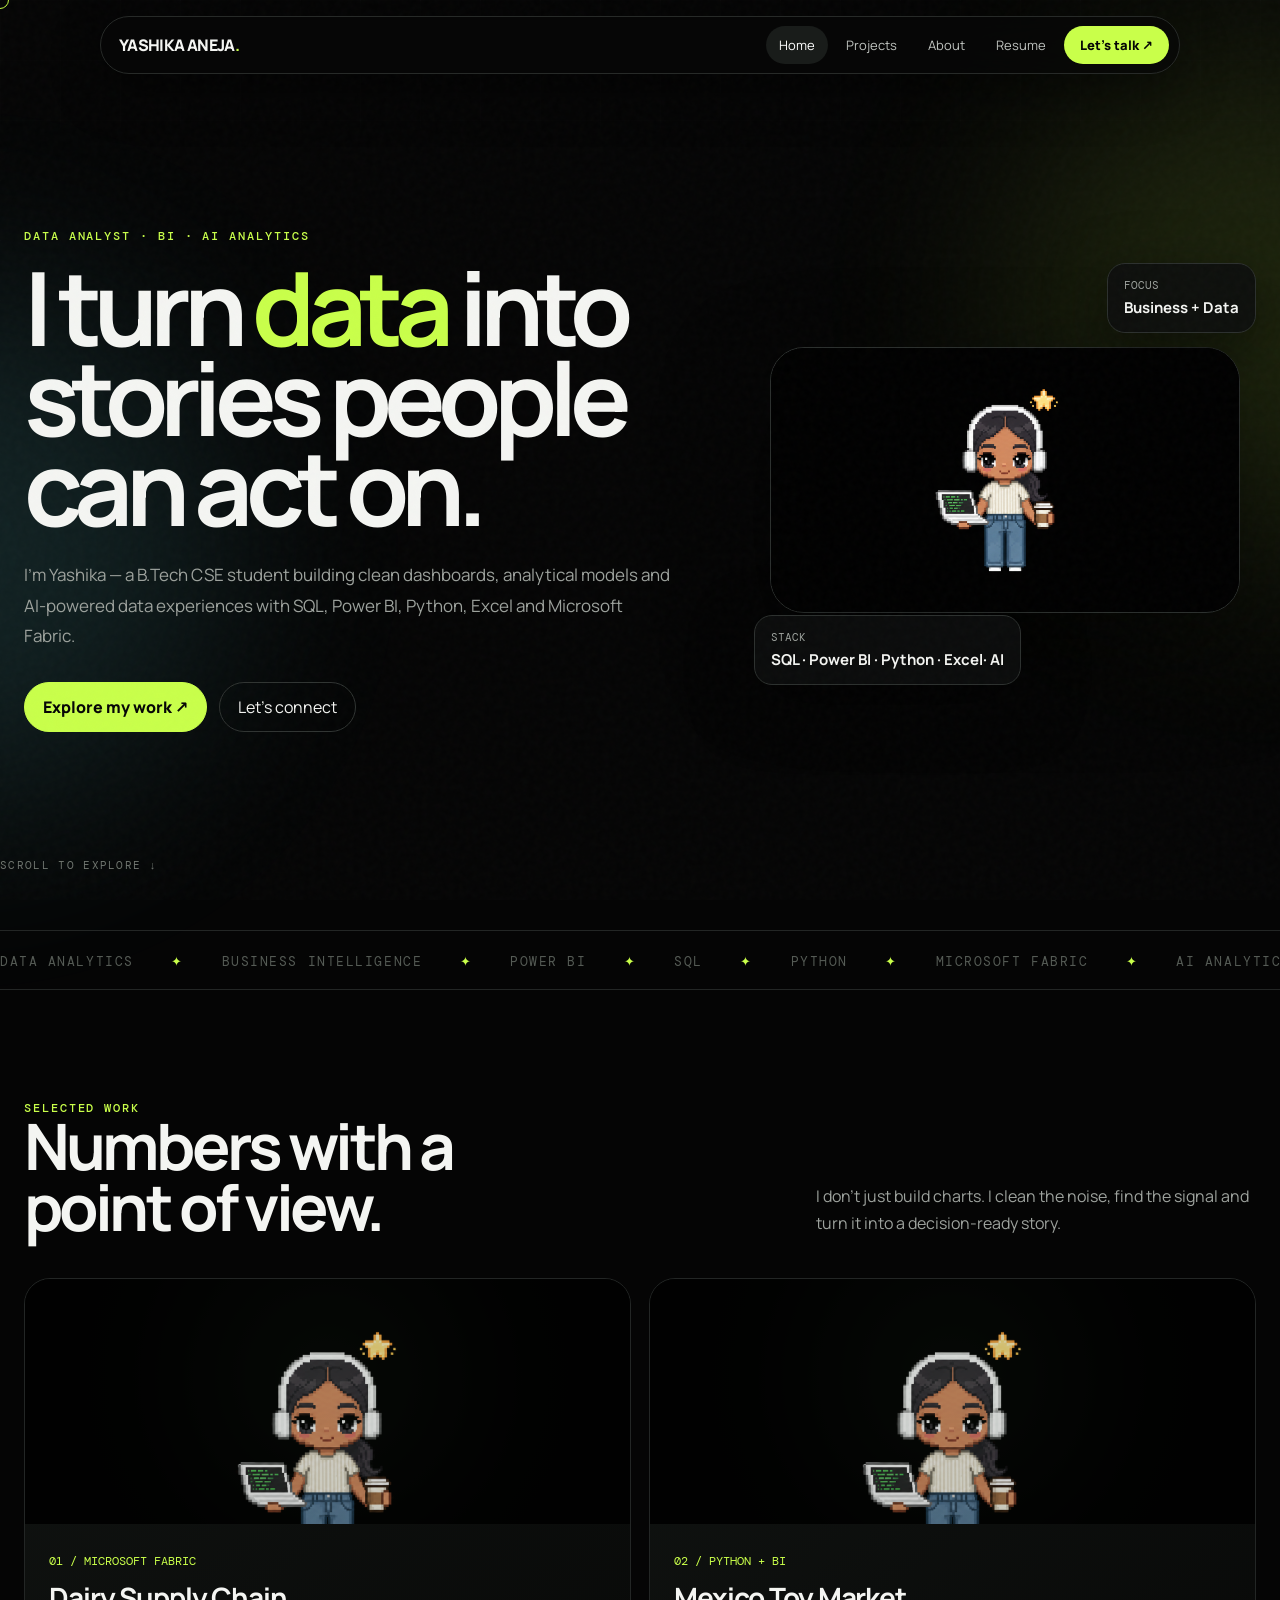
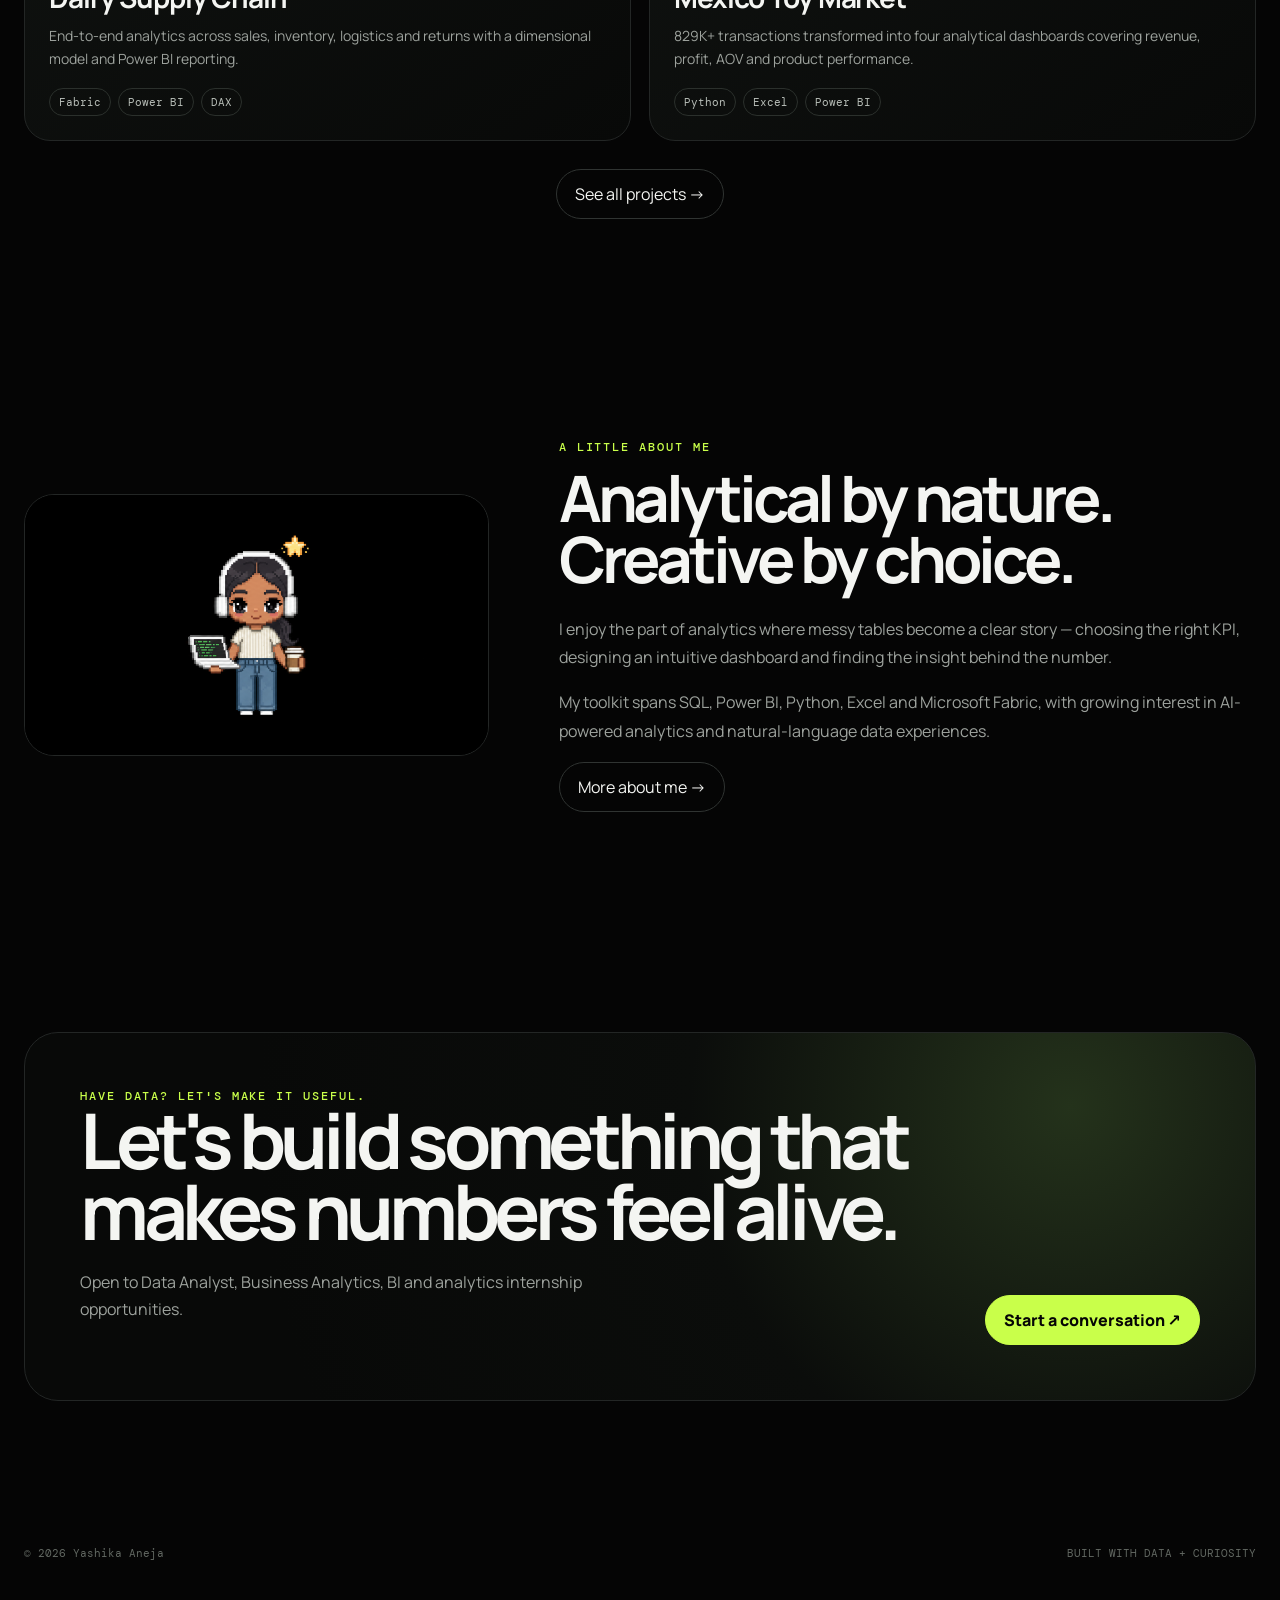
<file: index.html>
<!doctype html>
<html lang="en">

<head>
    <meta charset="utf-8">
    <meta name="viewport" content="width=device-width,initial-scale=1">
    <title>Yashika Aneja — Data Analyst</title>
    <meta name="description"
        content="Yashika Aneja — Data Analyst portfolio: SQL, Power BI, Python, Microsoft Fabric and AI-powered analytics.">
    <link rel="stylesheet" href="style.css">
</head>

<body>
    <div class="grid-bg"></div>
    <div class="noise"></div>
    <div class="blob one"></div>
    <div class="blob two"></div>
    <div class="cursor"></div>
    <nav><a class="brand" href="index.html">YASHIKA ANEJA<span>.</span></a>
        <div class="navlinks"><a href="index.html">Home</a><a href="projects.html">Projects</a><a
                href="about.html">About</a><a href="experience.html">Resume</a><a class="nav-cta"
                href="contact.html">Let's talk ↗</a></div><button class="menu">☰</button>
    </nav>
    <main>
        <section class="hero">
            <div class="container hero-grid">
                <div class="reveal">
                    <div class="eyebrow">Data Analyst · BI · AI Analytics</div>
                    <h1>I turn <span class="accent">data</span> into stories people can act on.</h1>
                    <p>I'm Yashika — a B.Tech CSE student building clean dashboards, analytical models and AI-powered
                        data experiences with SQL, Power BI, Python, Excel and Microsoft Fabric.</p>
                    <div class="actions"><a class="btn primary" href="projects.html">Explore my work ↗</a><a class="btn"
                            href="contact.html">Let's connect</a></div>
                </div>
                <div class="hero-visual reveal"><video class="hero-video floaty" autoplay muted loop playsinline
                        poster="photos/pixel-character copy.png">
                        <source src="videos/pixel-character.mp4" type="video/mp4">
                    </video>
                    <div class="float-card fc1"><small>FOCUS</small><strong>Business + Data</strong></div>
                    <div class="float-card fc2"><small>STACK</small><strong>SQL · Power BI · Python · Excel· AI</strong></div>
                </div>
            </div>
            <div class="container scroll mono">SCROLL TO EXPLORE ↓</div>
        </section>
        <div class="marquee">
            <div class="track">DATA ANALYTICS <span>✦</span> BUSINESS INTELLIGENCE <span>✦</span> POWER BI
                <span>✦</span> SQL <span>✦</span> PYTHON <span>✦</span> MICROSOFT FABRIC <span>✦</span> AI ANALYTICS
                <span>✦</span> DATA STORYTELLING <span>✦</span> DATA ANALYTICS <span>✦</span> BUSINESS INTELLIGENCE
                <span>✦</span> POWER BI <span>✦</span> SQL <span>✦</span> PYTHON <span>✦</span></div>
        </div>
        <section>
            <div class="container">
                <div class="section-head reveal">
                    <div>
                        <div class="eyebrow">Selected work</div>
                        <h2>Numbers with a<br>point of view.</h2>
                    </div>
                    <p>I don't just build charts. I clean the noise, find the signal and turn it into a decision-ready
                        story.</p>
                </div>
                <div class="cards">
                    <a href="projects.html"><article class="project reveal">
                        <div class="visual"><img src="photos/pixel-character copy.png" alt="Pixel art analyst visual"></div>
                        <div class="project-body"><span class="project-num">01 / MICROSOFT FABRIC</span>
                            <h3>Dairy Supply Chain</h3>
                            <p>End-to-end analytics across sales, inventory, logistics and returns with a dimensional
                                model and Power BI reporting.</p>
                            <div class="tags"><span class="tag">Fabric</span><span class="tag">Power BI</span><span
                                    class="tag">DAX</span></div>
                        </div><span class="view">↗</span>
                    </article></a>
                    <a href="projects.html"><article class="project reveal">
                        <div class="visual"><img src="photos/pixel-character copy.png" alt="Pixel art analyst visual"></div>
                        <div class="project-body"><span class="project-num">02 / PYTHON + BI</span>
                            <h3>Mexico Toy Market</h3>
                            <p>829K+ transactions transformed into four analytical dashboards covering revenue, profit,
                                AOV and product performance.</p>
                            <div class="tags"><span class="tag">Python</span><span class="tag">Excel</span><span
                                    class="tag">Power BI</span></div>
                        </div><span class="view">↗</span>
                    </article></a>
                </div>
                <div class="actions" style="justify-content:center;margin-top:28px"><a class="btn"
                        href="projects.html">See all projects →</a></div>
            </div>
        </section>
        <!-- <section>
            <div class="container">
                <div class="stats reveal">
                    <div class="stat"><strong>829K+</strong><span>transactions analyzed</span></div>
                    <div class="stat"><strong>543</strong><span>constituencies explored</span></div>
                    <div class="stat"><strong>4</strong><span>interactive BI dashboards</span></div>
                    <div class="stat"><strong>5+</strong><span>analytics projects</span></div>
                </div>
            </div>
        </section> -->
        <section>
            <div class="container about-grid">
                <div class="portrait reveal"><img src="photos/pixel-character copy.png"
                        alt="Yashika pixel-art portfolio character"></div>
                <div class="about-copy reveal">
                    <div class="eyebrow">A little about me</div>
                    <h2>Analytical by nature. Creative by choice.</h2>
                    <p>I enjoy the part of analytics where messy tables become a clear story — choosing the right KPI,
                        designing an intuitive dashboard and finding the insight behind the number.</p>
                    <p>My toolkit spans SQL, Power BI, Python, Excel and Microsoft Fabric, with growing interest in
                        AI-powered analytics and natural-language data experiences.</p><a class="btn"
                        href="about.html">More about me →</a>
                </div>
            </div>
        </section>
        <section>
            <div class="container">
                <div class="contact reveal">
                    <div class="contact-grid">
                        <div>
                            <div class="eyebrow">Have data? Let's make it useful.</div>
                            <h2>Let's build something that makes numbers feel alive.</h2>
                            <p>Open to Data Analyst, Business Analytics, BI and analytics internship opportunities.</p>
                        </div><a class="btn primary" href="contact.html">Start a conversation ↗</a>
                    </div>
                </div>
            </div>
        </section>
    </main>
    <footer class="container"><span>© <span id="year"></span> Yashika Aneja</span><span>BUILT WITH DATA +
            CURIOSITY</span></footer>
    <script src="main.js"></script>
</body>

</html>
</file>
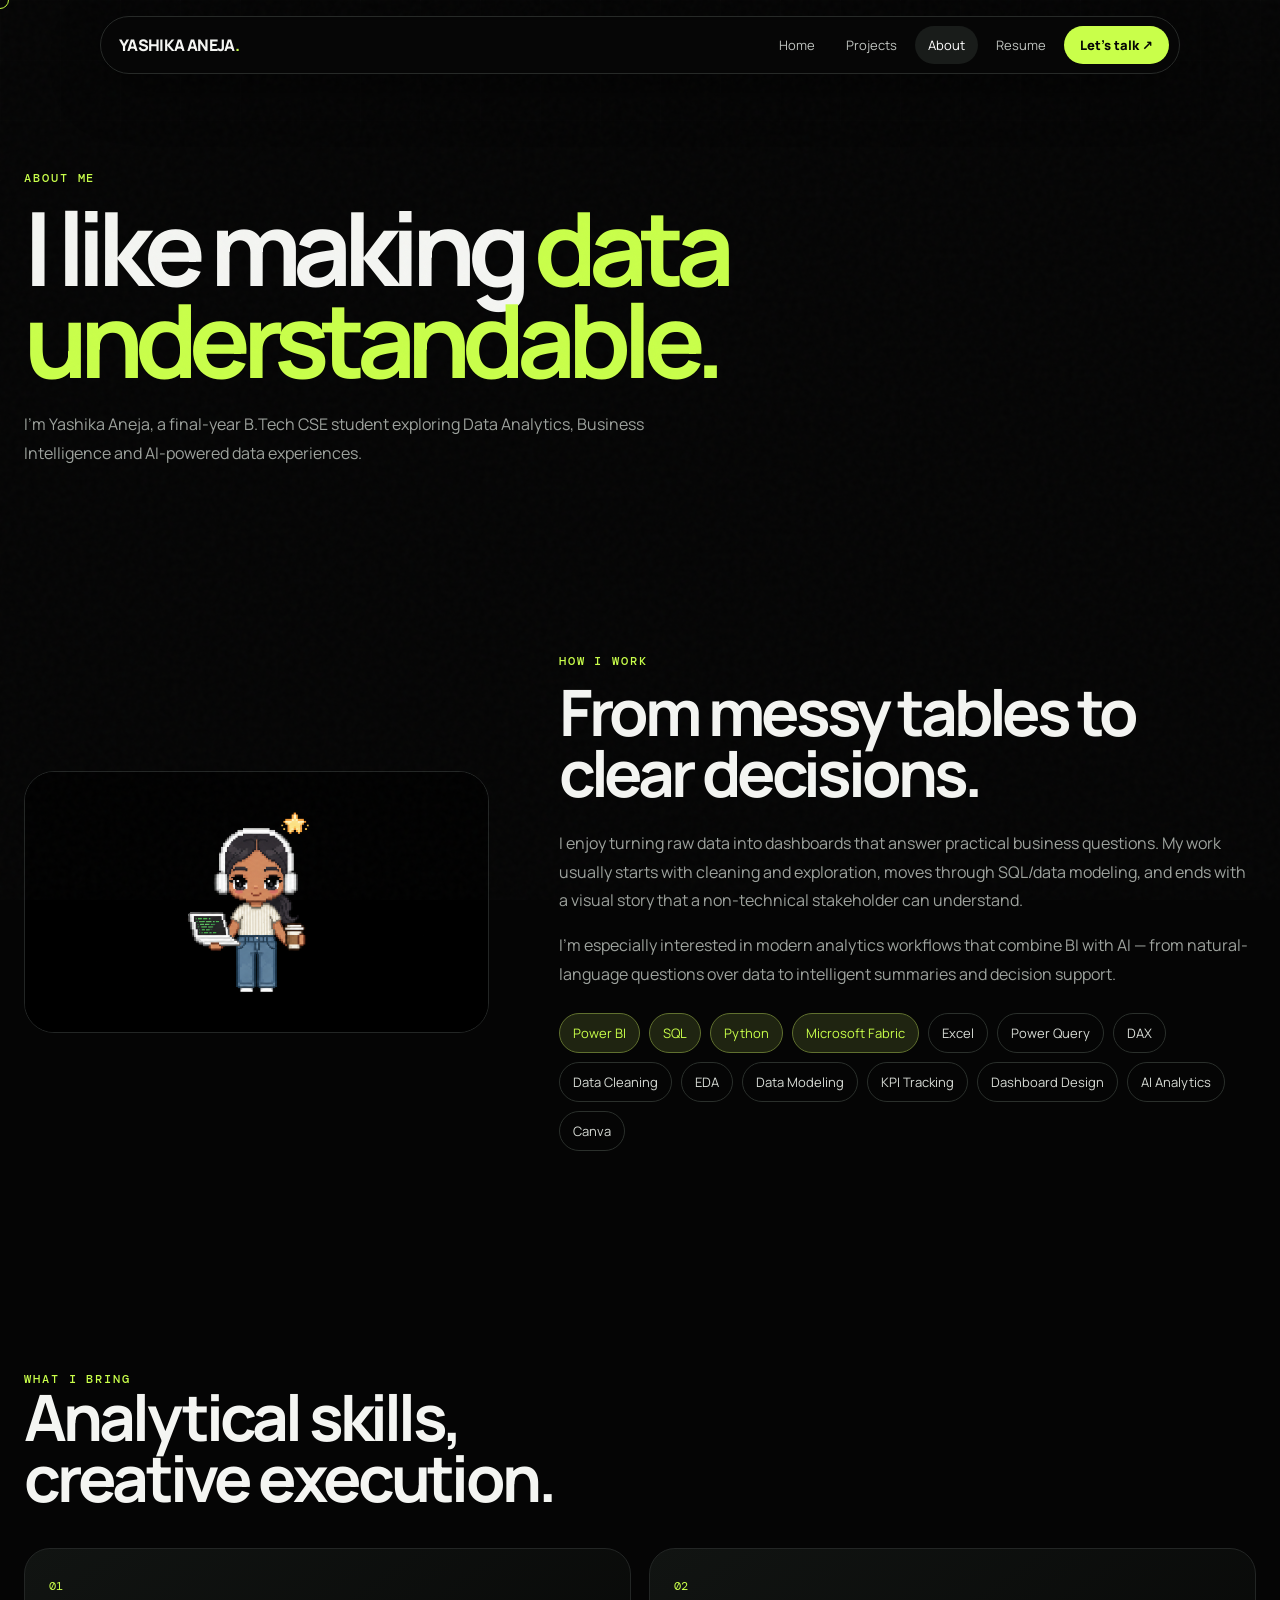
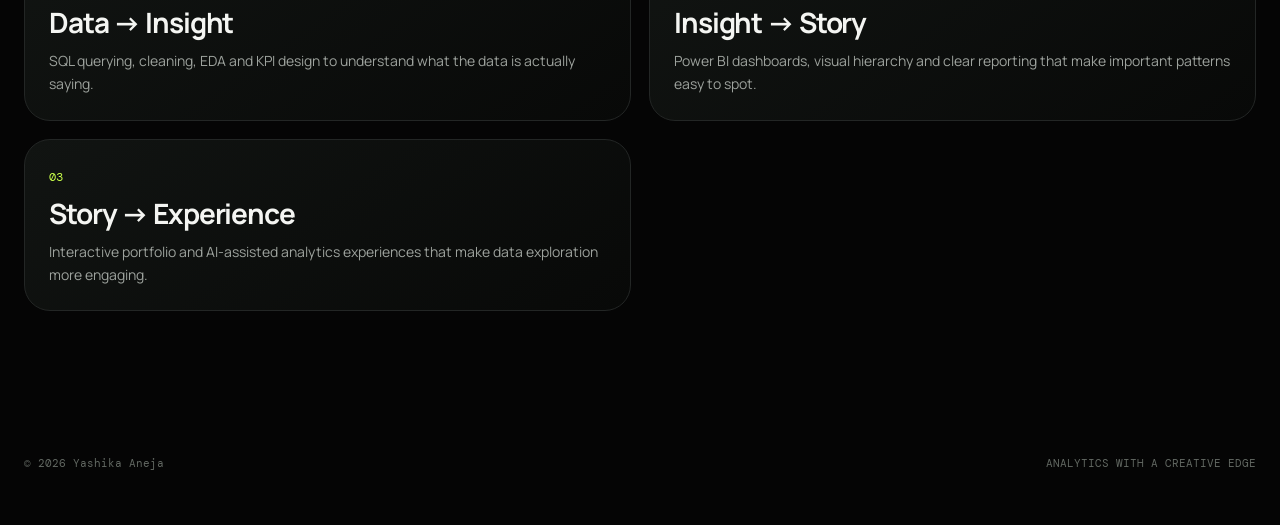
<file: about.html>
<!doctype html>
<html lang="en">

<head>
    <meta charset="utf-8">
    <meta name="viewport" content="width=device-width,initial-scale=1">
    <title>About — Yashika Aneja</title>
    <link rel="stylesheet" href="style.css">
</head>

<body>
    <div class="grid-bg"></div>
    <div class="noise"></div>
    <div class="cursor"></div>
    <nav><a class="brand" href="index.html">YASHIKA ANEJA<span>.</span></a>
        <div class="navlinks"><a href="index.html">Home</a><a href="projects.html">Projects</a><a
                href="about.html">About</a><a href="experience.html">Resume</a><a class="nav-cta"
                href="contact.html">Let's talk ↗</a></div><button class="menu">☰</button>
    </nav>
    <main>
        <section class="page-hero">
            <div class="container">
                <div class="eyebrow reveal">About me</div>
                <h1 class="reveal">I like making <span style="color:var(--lime)">data understandable.</span></h1>
                <p class="reveal">I'm Yashika Aneja, a final-year B.Tech CSE student exploring Data Analytics, Business
                    Intelligence and AI-powered data experiences.</p>
            </div>
        </section>
        <section>
            <div class="container about-grid">
                <div class="portrait reveal"><img src="photos/pixel-character copy.png" alt="Yashika pixel-art character">
                </div>
                <div class="about-copy reveal">
                    <div class="eyebrow">How I work</div>
                    <h2>From messy tables to clear decisions.</h2>
                    <p>I enjoy turning raw data into dashboards that answer practical business questions. My work
                        usually starts with cleaning and exploration, moves through SQL/data modeling, and ends with a
                        visual story that a non-technical stakeholder can understand.</p>
                    <p>I'm especially interested in modern analytics workflows that combine BI with AI — from
                        natural-language questions over data to intelligent summaries and decision support.</p>
                    <div class="skill-cloud"><span class="skill hot">Power BI</span><span
                            class="skill hot">SQL</span><span class="skill hot">Python</span><span
                            class="skill hot">Microsoft Fabric</span><span class="skill">Excel</span><span
                            class="skill">Power Query</span><span class="skill">DAX</span><span class="skill">Data
                            Cleaning</span><span class="skill">EDA</span><span class="skill">Data Modeling</span><span
                            class="skill">KPI Tracking</span><span class="skill">Dashboard Design</span><span
                            class="skill">AI Analytics</span><span class="skill">Canva</span></div>
                </div>
            </div>
        </section>
        <section>
            <div class="container">
                <div class="section-head reveal">
                    <div>
                        <div class="eyebrow">What I bring</div>
                        <h2>Analytical skills,<br>creative execution.</h2>
                    </div>
                </div>
                <div class="cards">
                    <div class="project reveal" style="min-height:auto">
                        <div class="project-body"><span class="project-num">01</span>
                            <h3>Data → Insight</h3>
                            <p>SQL querying, cleaning, EDA and KPI design to understand what the data is actually
                                saying.</p>
                        </div>
                    </div>
                    <div class="project reveal" style="min-height:auto">
                        <div class="project-body"><span class="project-num">02</span>
                            <h3>Insight → Story</h3>
                            <p>Power BI dashboards, visual hierarchy and clear reporting that make important patterns
                                easy to spot.</p>
                        </div>
                    </div>
                    <div class="project reveal" style="min-height:auto">
                        <div class="project-body"><span class="project-num">03</span>
                            <h3>Story → Experience</h3>
                            <p>Interactive portfolio and AI-assisted analytics experiences that make data exploration
                                more engaging.</p>
                        </div>
                    </div>
                </div>
            </div>
        </section>
    </main>
    <footer class="container"><span>© <span id="year"></span> Yashika Aneja</span><span>ANALYTICS WITH A CREATIVE
            EDGE</span></footer>
    <script src="main.js"></script>
</body>

</html>
</file>
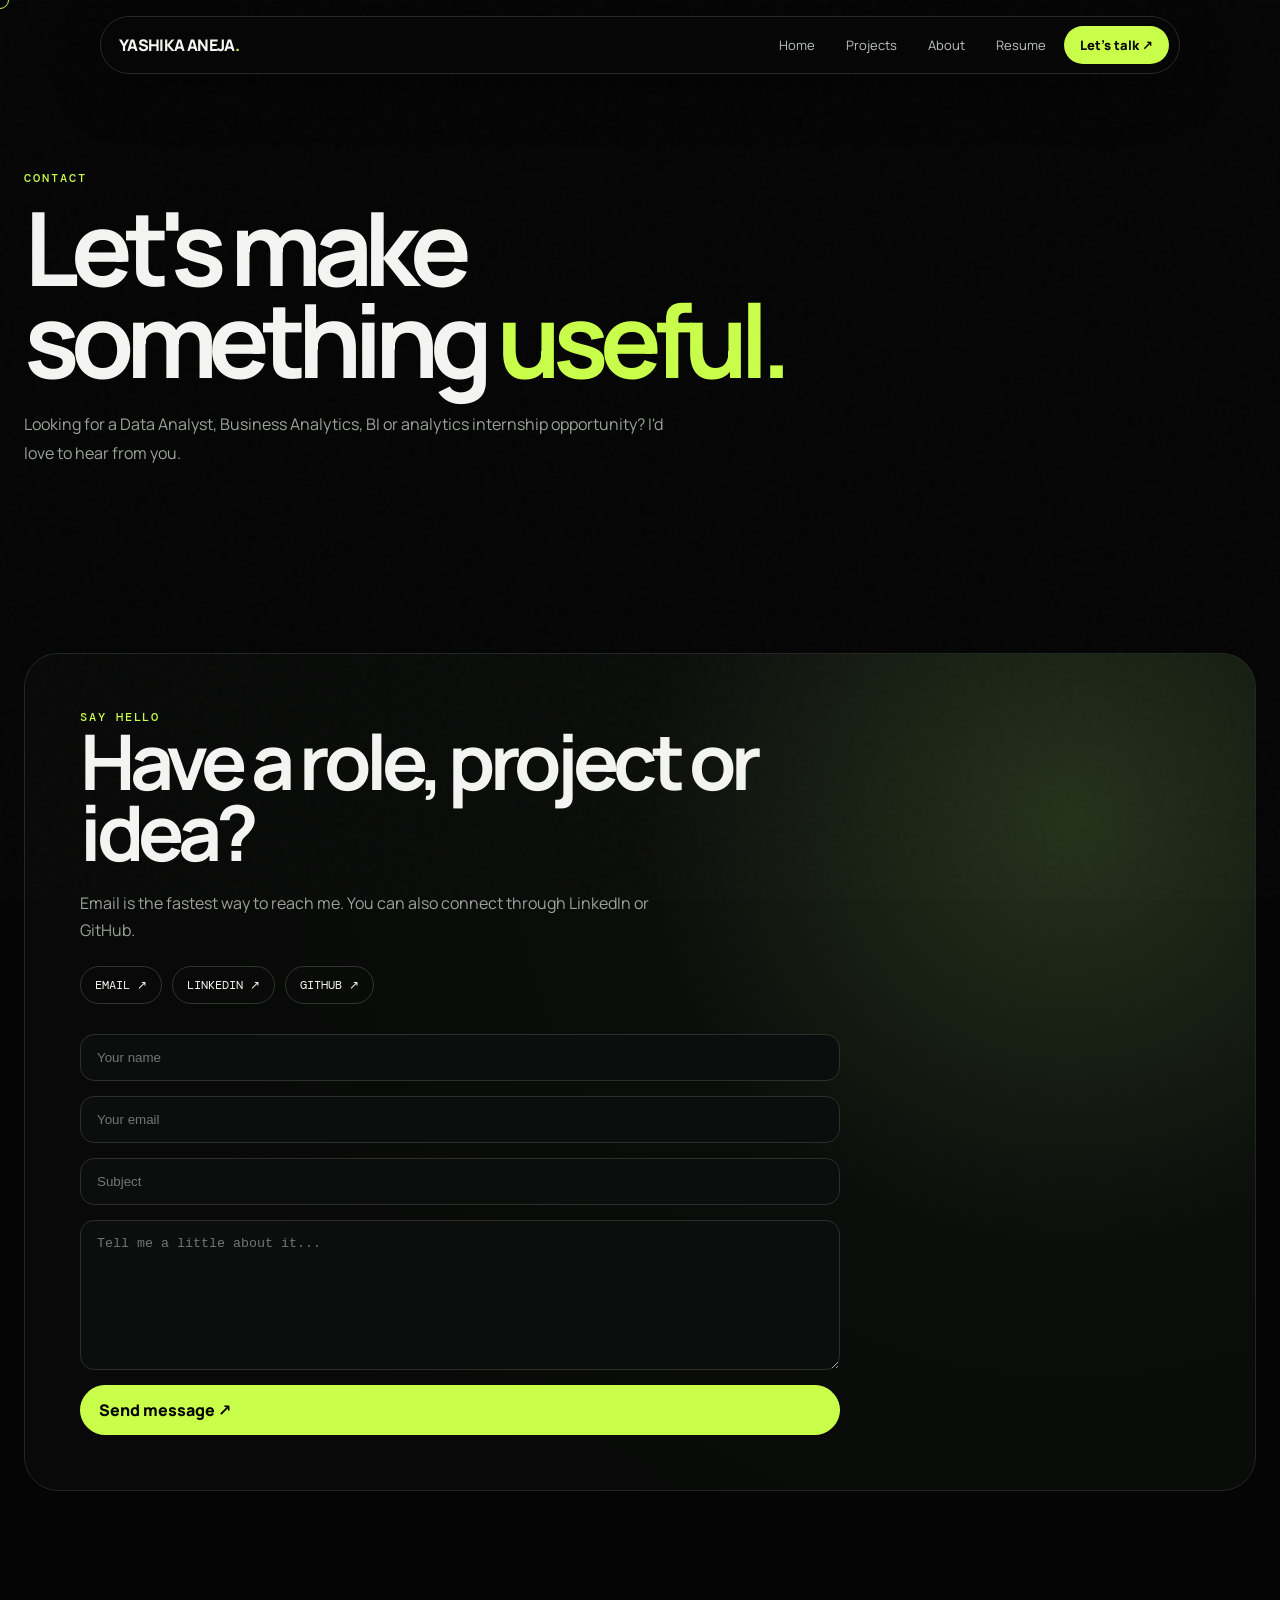
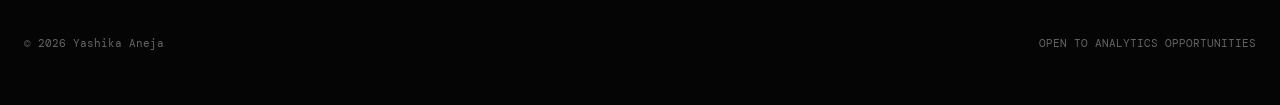
<file: contact.html>
<!doctype html>
<html lang="en">

<head>
    <meta charset="utf-8">
    <meta name="viewport" content="width=device-width,initial-scale=1">
    <title>Contact — Yashika Aneja</title>
    <link rel="stylesheet" href="style.css">
</head>

<body>
    <div class="grid-bg"></div>
    <div class="noise"></div>
    <div class="cursor"></div>
    <nav><a class="brand" href="index.html">YASHIKA ANEJA<span>.</span></a>
        <div class="navlinks"><a href="index.html">Home</a><a href="projects.html">Projects</a><a
                href="about.html">About</a><a href="experience.html">Resume</a><a class="nav-cta"
                href="contact.html">Let's talk ↗</a></div><button class="menu">☰</button>
    </nav>
    <main>
        <section class="page-hero">
            <div class="container">
                <div class="eyebrow reveal">Contact</div>
                <h1 class="reveal">Let's make something <span style="color:var(--lime)">useful.</span></h1>
                <p class="reveal">Looking for a Data Analyst, Business Analytics, BI or analytics internship
                    opportunity? I'd love to hear from you.</p>
            </div>
        </section>
        <section>
            <div class="container">
                <div class="contact reveal">
                    <div class="contact-grid">
                        <div>
                            <div class="eyebrow">Say hello</div>
                            <h2>Have a role, project or idea?</h2>
                            <p>Email is the fastest way to reach me. You can also connect through LinkedIn or GitHub.
                            </p>
                            <div class="socials"><a href="mailto:yashikaaneja265@gmail.com">EMAIL ↗</a><a
                                    href="https://www.linkedin.com/in/yashika-aneja-302167368/" target="_blank" rel="noreferrer">LINKEDIN ↗</a><a
                                    href="https://github.com/YASHIKAANEJA" target="_blank" rel="noreferrer">GITHUB ↗</a></div>
                        </div>
                    </div>
                    <form class="contact-form" action="mailto:your.email@example.com" method="post"
                        enctype="text/plain"><input name="name" placeholder="Your name" required><input name="email"
                            type="email" placeholder="Your email" required><input name="subject"
                            placeholder="Subject"><textarea name="message" placeholder="Tell me a little about it..."
                            required></textarea><button class="btn primary" type="submit">Send message ↗</button></form>
                </div>
            </div>
        </section>
    </main>
    <footer class="container"><span>© <span id="year"></span> Yashika Aneja</span><span>OPEN TO ANALYTICS
            OPPORTUNITIES</span></footer>
    <script src="main.js"></script>
</body>

</html>
</file>
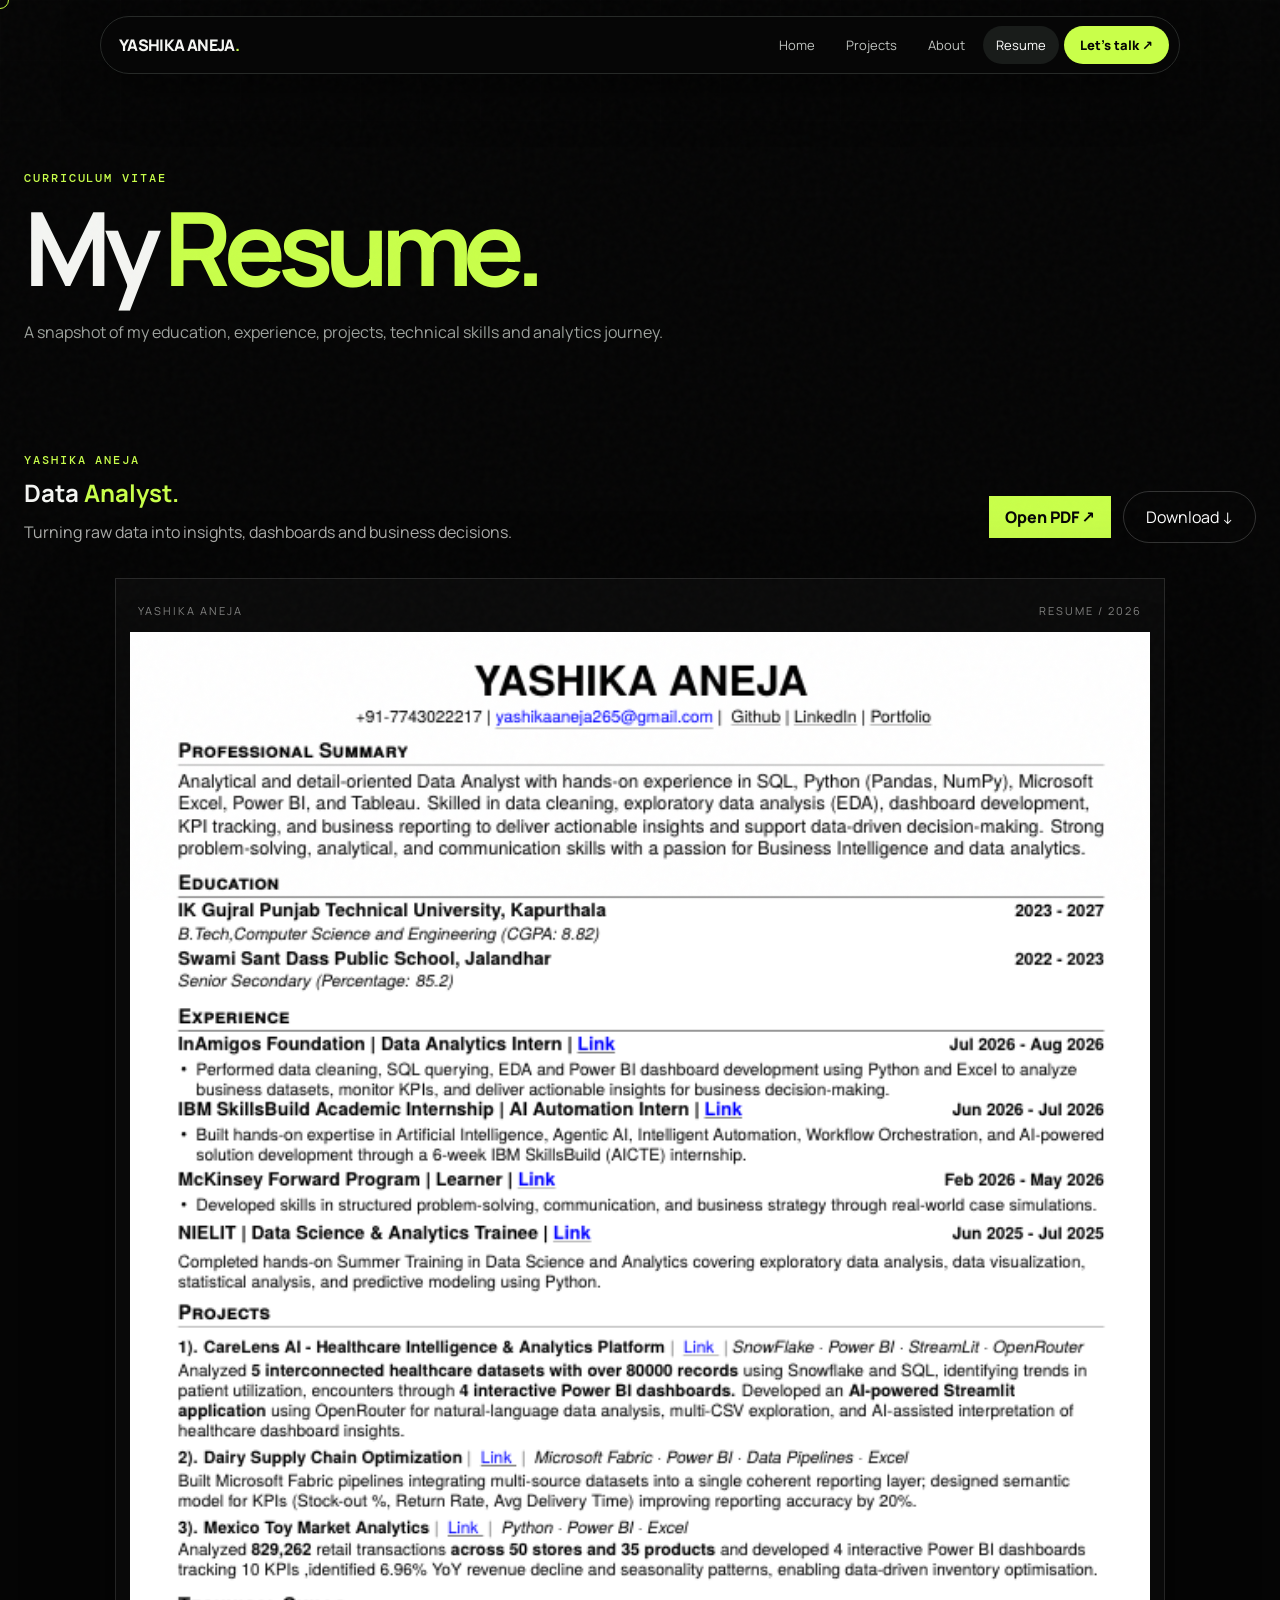
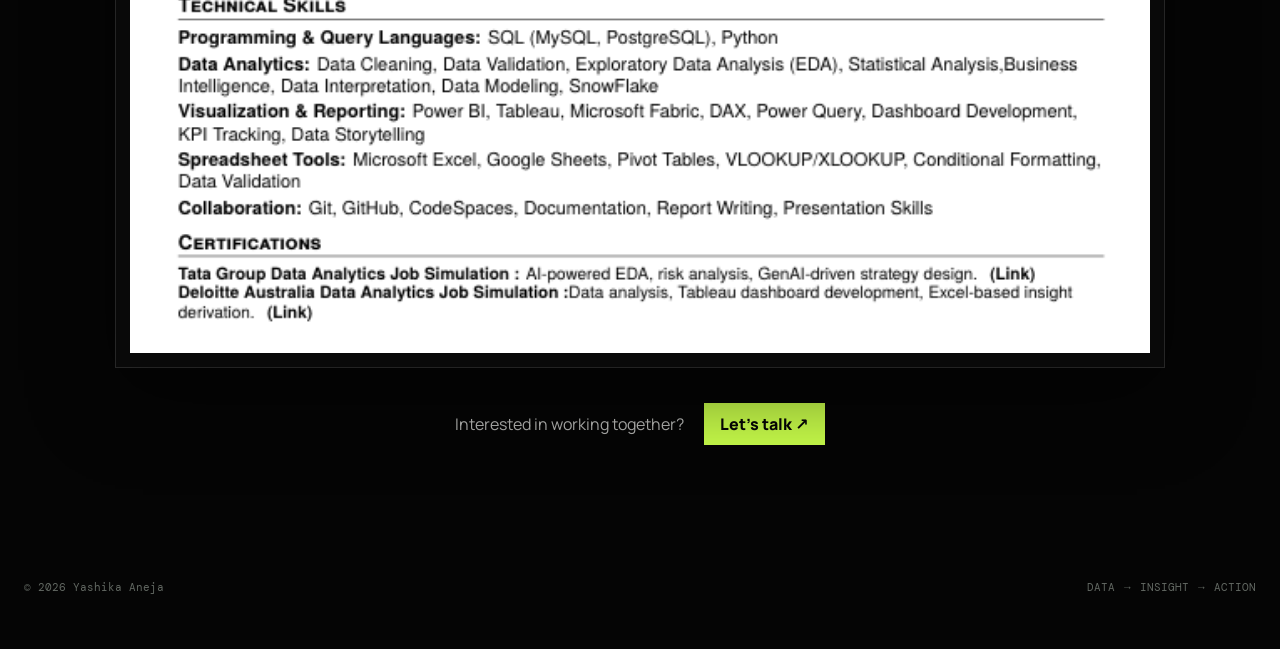
<file: experience.html>
<!doctype html>
<html lang="en">

<head>
    <meta charset="utf-8">
    <meta name="viewport" content="width=device-width, initial-scale=1">

    <title>Resume — Yashika Aneja</title>

    <link rel="stylesheet" href="style.css">
</head>


<body>

    <!-- Background -->
    <div class="grid-bg"></div>
    <div class="noise"></div>
    <div class="cursor"></div>


    <!-- ================================
         NAVIGATION
    ================================= -->

    <nav>

        <a class="brand" href="index.html">
            YASHIKA ANEJA<span>.</span>
        </a>


        <div class="navlinks">

            <a href="index.html">
                Home
            </a>

            <a href="projects.html">
                Projects
            </a>

            <a href="about.html">
                About
            </a>

            <a class="active" href="experience.html">
                Resume
            </a>

            <a class="nav-cta" href="contact.html">
                Let's talk ↗
            </a>

        </div>


        <button class="menu">
            ☰
        </button>

    </nav>



    <!-- ================================
         MAIN
    ================================= -->

    <main>


        <!-- ================================
             HERO
        ================================= -->

        <section class="page-hero">

            <div class="container">

                <div class="eyebrow reveal">
                    Curriculum Vitae
                </div>


                <h1 class="reveal">

                    My
                    <span style="color:var(--lime)">
                        Resume.
                    </span>

                </h1>


                <p class="reveal">

                    A snapshot of my education, experience, projects,
                    technical skills and analytics journey.

                </p>

            </div>

        </section>



        <!-- ================================
             RESUME SECTION
        ================================= -->

        <section class="resume-section">

            <div class="container">


                <!-- Resume Header -->

                <div class="resume-top reveal">


                    <div>

                        <div class="eyebrow">
                            Yashika Aneja
                        </div>


                        <h2>

                            Data
                            <span style="color:var(--lime)">
                                Analyst.
                            </span>

                        </h2>


                        <p>

                            Turning raw data into insights,
                            dashboards and business decisions.

                        </p>

                    </div>



                    <!-- Buttons -->

                    <div class="resume-buttons">


                        <!-- Open PDF -->

                        <a
                            href="https://drive.google.com/file/d/1uCQZpg6-c0yApo_jUItRiEq_VNSWOLr0/view?usp=sharing"
                            target="_blank"
                            rel="noopener noreferrer"
                            class="nav-cta">

                            Open PDF ↗

                        </a>



                        <!-- Download -->

                        <a
                            href="https://drive.google.com/file/d/1uCQZpg6-c0yApo_jUItRiEq_VNSWOLr0/view?usp=sharing"
                            download="Yashika_Aneja_Resume.pdf"
                            class="resume-download">

                            Download ↓

                        </a>

                    </div>

                </div>



                <!-- ================================
                     RESUME CARD
                ================================= -->

                <div class="resume-frame reveal">


                    <!-- Resume top label -->

                    <div class="resume-label">

                        <span>
                            YASHIKA ANEJA
                        </span>

                        <span>
                            RESUME / 2026
                        </span>

                    </div>



                    <!-- ================================
                         ACTUAL RESUME
                    ================================= -->

                    <div class="resume-paper">

                        <img
                            src="photos/resume 3.png"
                            alt="Yashika Aneja Resume">

                    </div>


                </div>



                <!-- ================================
                     BOTTOM ACTIONS
                ================================= -->

                <div class="resume-bottom reveal">


                    <p>
                        Interested in working together?
                    </p>


                    <a
                        href="contact.html"
                        class="nav-cta">

                        Let's talk ↗

                    </a>

                </div>


            </div>

        </section>

    </main>



    <!-- ================================
         FOOTER
    ================================= -->

    <footer class="container">

        <span>
            © <span id="year"></span> Yashika Aneja
        </span>


        <span>
            DATA → INSIGHT → ACTION
        </span>

    </footer>



    <!-- ================================
         RESUME STYLES
    ================================= -->

    <style>


        /* =================================
           RESUME SECTION
        ================================= */

        .resume-section {

            padding-top: 30px;
            padding-bottom: 100px;

        }



        /* =================================
           RESUME HEADER
        ================================= */

        .resume-top {

            display: flex;

            justify-content: space-between;

            align-items: flex-end;

            gap: 30px;

            margin-bottom: 35px;

        }


        .resume-top h2 {

            margin-top: 8px;
            margin-bottom: 12px;

        }


        .resume-top p {

            max-width: 600px;

            margin: 0;

            opacity: 0.7;

        }



        /* =================================
           BUTTONS
        ================================= */

        .resume-buttons {

            display: flex;

            gap: 12px;

            align-items: center;

            flex-wrap: wrap;

        }


        .resume-download {

            display: inline-block;

            padding: 14px 22px;

            border:

                1px solid
                rgba(255, 255, 255, 0.18);

            color: white;

            text-decoration: none;

            border-radius: 50px;

            transition:

                all 0.3s ease;

        }


        .resume-download:hover {

            background: var(--lime);

            color: #000;

            border-color: var(--lime);

            transform: translateY(-2px);

        }



        /* =================================
           RESUME OUTER FRAME
        ================================= */

        .resume-frame {

            width: 100%;

            max-width: 1050px;

            margin: 0 auto;

            border:

                1px solid
                rgba(255, 255, 255, 0.12);

            background:

                rgba(255, 255, 255, 0.025);

            padding: 14px;

            box-shadow:

                0 30px 80px
                rgba(0, 0, 0, 0.45);

            position: relative;

        }



        /* =================================
           RESUME LABEL
        ================================= */

        .resume-label {

            display: flex;

            justify-content: space-between;

            align-items: center;

            padding:

                10px
                8px
                14px;

            font-size: 11px;

            letter-spacing: 2px;

            opacity: 0.5;

        }



        /* =================================
           WHITE RESUME PAPER
        ================================= */

        .resume-paper {

            width: 100%;

            background: #ffffff;

            box-shadow:

                0 10px 40px
                rgba(0, 0, 0, 0.25);

            overflow: hidden;

        }


        .resume-paper img {

            display: block;

            width: 100%;

            height: auto;

            margin: 0;

        }



        /* =================================
           BOTTOM SECTION
        ================================= */

        .resume-bottom {

            display: flex;

            justify-content: center;

            align-items: center;

            gap: 20px;

            margin-top: 35px;

            flex-wrap: wrap;

        }


        .resume-bottom p {

            margin: 0;

            opacity: 0.65;

        }



        /* =================================
           MOBILE
        ================================= */

        @media (max-width: 768px) {


            .resume-section {

                padding-top: 20px;

                padding-bottom: 60px;

            }


            .resume-top {

                flex-direction: column;

                align-items: flex-start;

            }


            .resume-buttons {

                width: 100%;

            }


            .resume-buttons a {

                text-align: center;

            }


            .resume-frame {

                padding: 7px;

            }


            .resume-label {

                font-size: 8px;

                letter-spacing: 1.2px;

            }


            .resume-bottom {

                flex-direction: column;

            }

        }


    </style>



    <!-- Main JS -->

    <script src="main.js"></script>


</body>

</html>
</file>
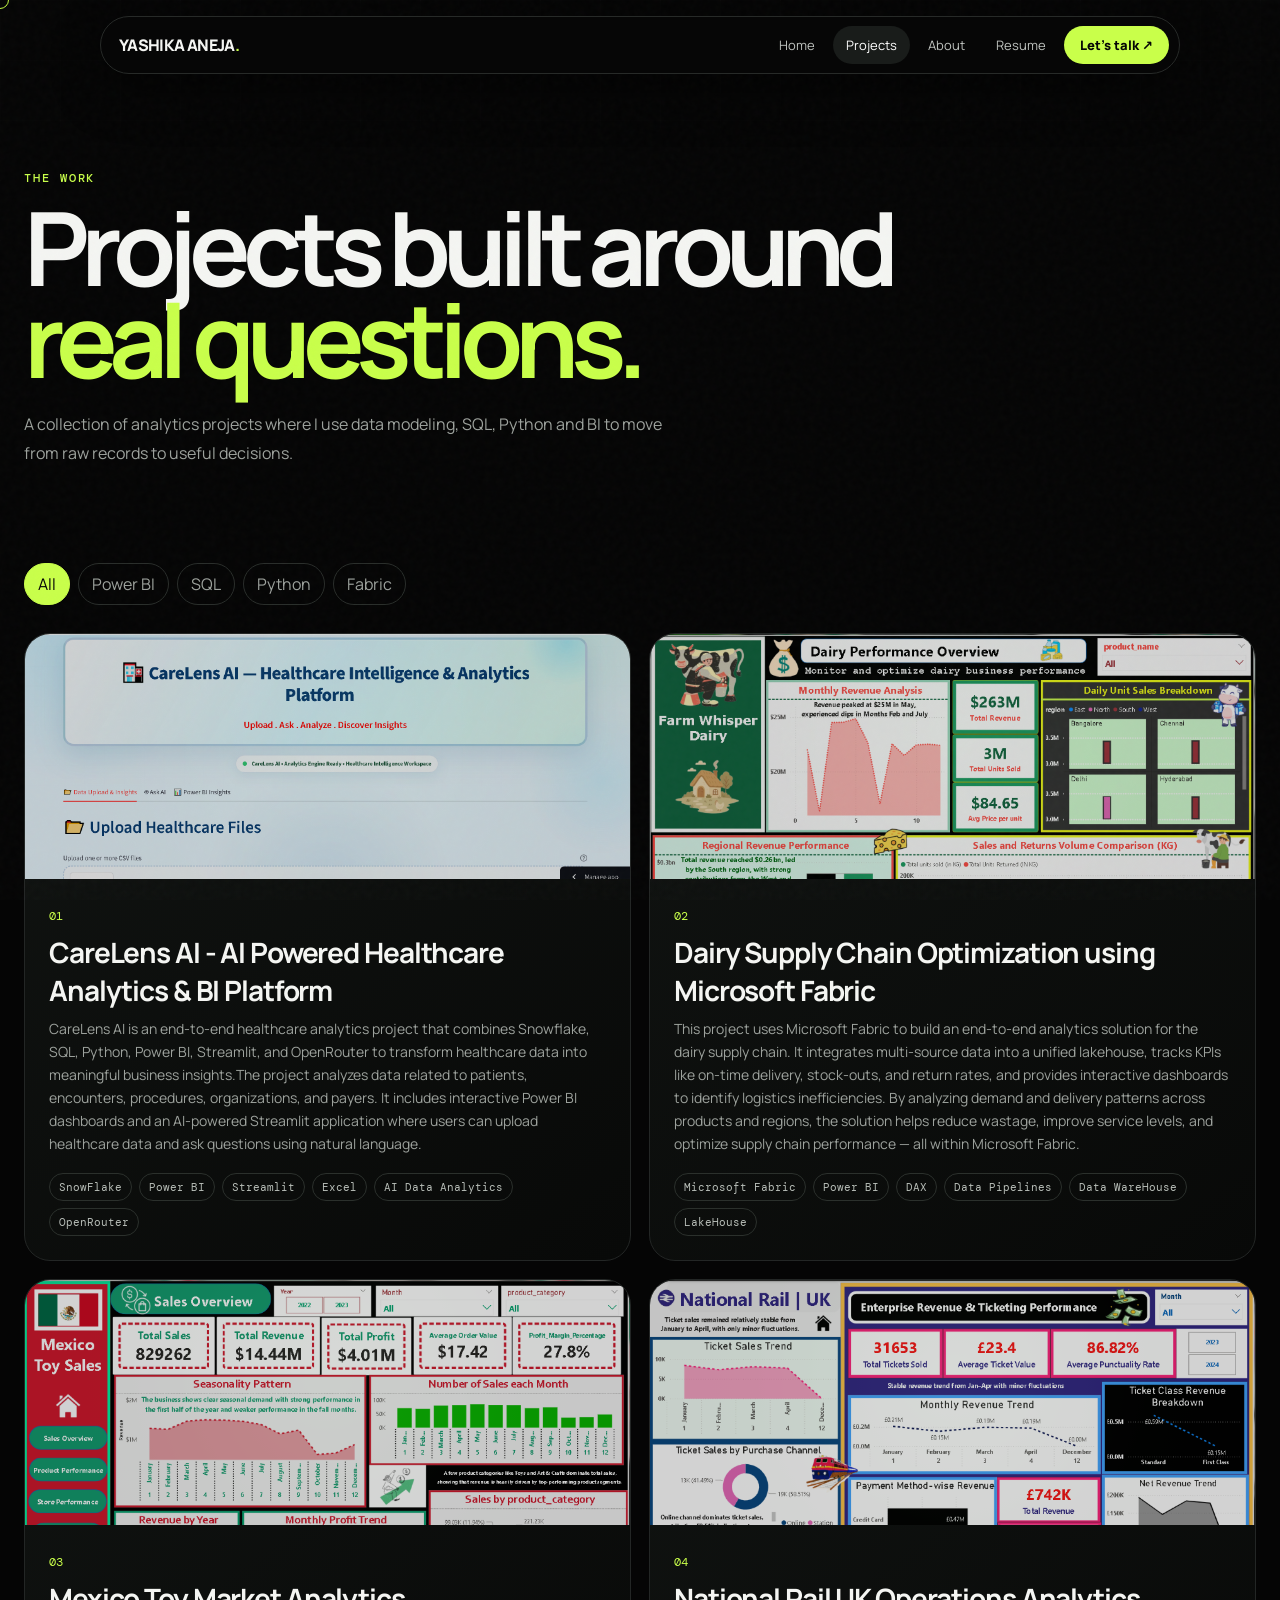
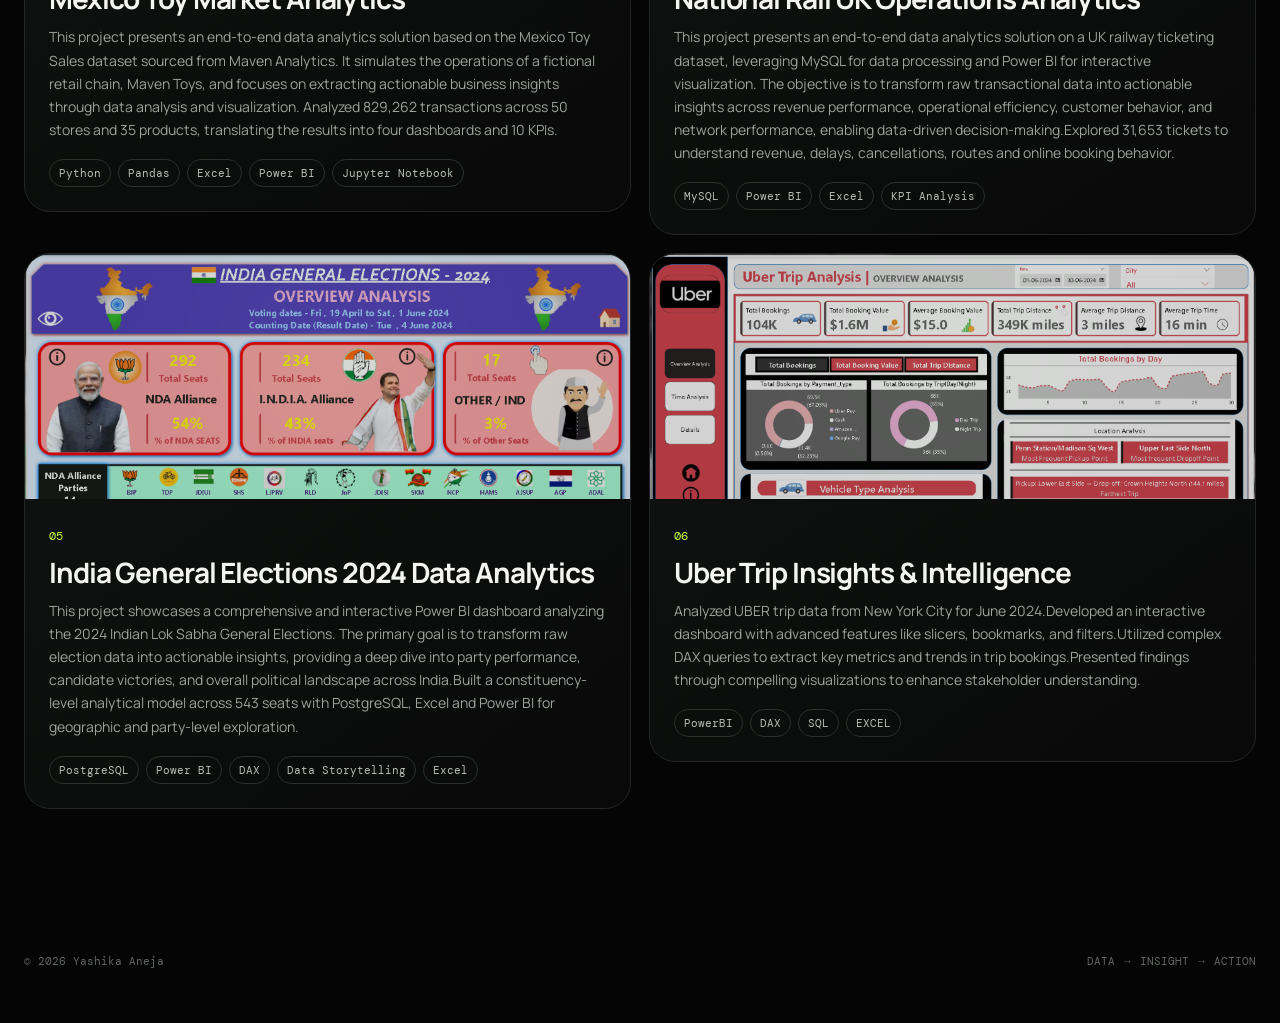
<file: projects.html>
<!doctype html>
<html lang="en">

<head>
    <meta charset="utf-8">
    <meta name="viewport" content="width=device-width,initial-scale=1">
    <title>Projects — Yashika Aneja</title>
    <link rel="stylesheet" href="style.css">
</head>

<body>
    <div class="grid-bg"></div>
    <div class="noise"></div>
    <div class="cursor"></div>
    <nav><a class="brand" href="index.html">YASHIKA ANEJA<span>.</span></a>
        <div class="navlinks"><a href="index.html">Home</a><a href="projects.html">Projects</a><a
                href="about.html">About</a><a href="experience.html">Resume</a><a class="nav-cta"
                href="contact.html">Let's talk ↗</a></div><button class="menu">☰</button>
    </nav>
    <main>
        <section class="page-hero">
            <div class="container">
                <div class="eyebrow reveal">The work</div>
                <h1 class="reveal">Projects built around <span style="color:var(--lime)">real questions.</span></h1>
                <p class="reveal">A collection of analytics projects where I use data modeling, SQL, Python and BI to
                    move from raw records to useful decisions.</p>
            </div>
        </section>
        <section style="padding-top:20px">
            <div class="container">
                <div class="filter reveal"><button class="active" data-filter="all">All</button><button
                        data-filter="bi">Power BI</button><button data-filter="sql">SQL</button><button
                        data-filter="python">Python</button><button data-filter="fabric">Fabric</button></div>
                <div class="cards">
                    <a href="https://github.com/YASHIKAANEJA/CareLens-AI---Healthcare-Analytics"><article class="project reveal" data-type="fabric">
                        <div class="visual"><img src="photos/carelens1.png" alt="Dairy project"></div>
                        <div class="project-body"><span class="project-num">01</span>
                            <h3>CareLens AI - AI Powered Healthcare Analytics & BI Platform</h3>
                            <p>CareLens AI is an end-to-end healthcare analytics project that combines Snowflake, SQL, Python, Power BI, Streamlit, and OpenRouter to transform healthcare data into meaningful business insights.The project analyzes data related to patients, encounters, procedures, organizations, and payers. It includes interactive Power BI dashboards and an AI-powered Streamlit application where users can upload healthcare data and ask questions using natural language.</p>
                            <div class="tags"><span class="tag">SnowFlake</span><span class="tag">Power
                                    BI</span><span class="tag">Streamlit</span><span class="tag">Excel</span><span class="tag">AI Data Analytics</span><span class="tag">OpenRouter</span></div>
                        </div>
                    </article></a>
                    <a href="https://github.com/YASHIKAANEJA/Dairy-Perfomance-Analysis"><article class="project reveal" data-type="fabric">
                        <div class="visual"><img src="photos/dairy.png" alt="Dairy project"></div>
                        <div class="project-body"><span class="project-num">02 </span>
                            <h3>Dairy Supply Chain Optimization using Microsoft Fabric</h3>
                            <p>This project uses Microsoft Fabric to build an end-to-end analytics solution for the dairy supply chain. It integrates multi-source data into a unified lakehouse, tracks KPIs like on-time delivery, stock-outs, and return rates, and provides interactive dashboards to identify logistics inefficiencies. By analyzing demand and delivery patterns across products and regions, the solution helps reduce wastage, improve service levels, and optimize supply chain performance — all within Microsoft Fabric.</p>
                            <div class="tags"><span class="tag">Microsoft Fabric</span><span class="tag">Power
                                    BI</span><span class="tag">DAX</span><span class="tag">Data Pipelines</span><span class="tag">Data WareHouse</span><span class="tag">LakeHouse</span></div>
                        </div>
                    </article></a>
                    <a href="https://github.com/YASHIKAANEJA/Mexico_Toy_Sales_Analysis"><article class="project reveal" data-type="python">
                        <div class="visual"><img src="photos/mexico.png" alt="Mexico toy market project"></div>
                        <div class="project-body"><span class="project-num">03</span>
                            <h3>Mexico Toy Market Analytics</h3>
                            <p>This project presents an end-to-end data analytics solution based on the Mexico Toy Sales dataset sourced from Maven Analytics. It simulates the operations of a fictional retail chain, Maven Toys, and focuses on extracting actionable business insights through data analysis and visualization. Analyzed 829,262 transactions across 50 stores and 35 products, translating the results
                                into four dashboards and 10 KPIs. </p>
                            <div class="tags"><span class="tag">Python</span><span class="tag">Pandas</span><span
                                    class="tag">Excel</span><span class="tag">Power BI</span><span class="tag">Jupyter Notebook</span></div>
                        </div>
                    </article></a>
                    <a href="https://github.com/YASHIKAANEJA/UK-Train-Rides-Analysis"><article class="project reveal" data-type="sql">
                        <div class="visual"><img src="photos/national rail.png" alt="Train analytics project"></div>
                        <div class="project-body"><span class="project-num">04</span>
                            <h3>National Rail UK Operations Analytics</h3>
                            <p>This project presents an end-to-end data analytics solution on a UK railway ticketing dataset, leveraging MySQL for data processing and Power BI for interactive visualization. The objective is to transform raw transactional data into actionable insights across revenue performance, operational efficiency, customer behavior, and network performance, enabling data-driven decision-making.Explored 31,653 tickets to understand revenue, delays, cancellations, routes and online
                                booking behavior.</p>
                            <div class="tags"><span class="tag">MySQL</span><span class="tag">Power BI</span><span class="tag">Excel</span><span
                                    class="tag">KPI Analysis</span></div>
                        </div>
                    </article></a>
                    <a href="https://github.com/YASHIKAANEJA/India-Election-Result-Analysis"><article class="project reveal" data-type="sql">
                        <div class="visual"><img src="photos/india.png" alt="Election analytics project">
                        </div>
                        <div class="project-body"><span class="project-num">05</span>
                            <h3>India General Elections 2024 Data Analytics</h3>
                            <p>This project showcases a comprehensive and interactive Power BI dashboard analyzing the 2024 Indian Lok Sabha General Elections. The primary goal is to transform raw election data into actionable insights, providing a deep dive into party performance, candidate victories, and overall political landscape across India.Built a constituency-level analytical model across 543 seats with PostgreSQL, Excel and
                                Power BI for geographic and party-level exploration.</p>
                            <div class="tags"><span class="tag">PostgreSQL</span><span class="tag">Power BI</span><span class="tag">DAX</span><span class="tag">Data Storytelling</span><span
                                    class="tag">Excel</span></div>
                        </div>
                    </article></a>
                    <a href="https://github.com/YASHIKAANEJA/Uber-Trip-Analysis"><article class="project reveal" data-type="python">
                        <div class="visual"><img src="photos/UBER.png" alt="Healthcare analytics project">
                        </div>
                        <div class="project-body"><span class="project-num">06</span>
                            <h3>Uber Trip Insights & Intelligence</h3>
                            <p>Analyzed UBER trip data from New York City for June 2024.Developed an interactive dashboard with advanced features like slicers, bookmarks, and filters.Utilized complex DAX queries to extract key metrics and trends in trip bookings.Presented findings through compelling visualizations to enhance stakeholder understanding.</p>
                            <div class="tags"><span class="tag">PowerBI</span><span class="tag">DAX</span><span
                                    class="tag">SQL</span><span class="tag">EXCEL</span></div>
                        </div>
                    </article></a>
                    <!-- <article class="project reveal" data-type="sql">
                        <div class="visual"><img src="assets/pixel-character.png" alt="Delinquency modeling project">
                        </div>
                        <div class="project-body"><span class="project-num">06 / ANALYTICS</span>
                            <h3>Geldium Delinquency Modeling</h3>
                            <p>Explored customer and repayment behavior to identify patterns associated with delinquency
                                and support risk-focused analysis.</p>
                            <div class="tags"><span class="tag">Python</span><span class="tag">EDA</span><span
                                    class="tag">Analytics</span></div>
                        </div>
                    </article> -->
                </div>
            </div>
        </section>
    </main>
    <footer class="container"><span>© <span id="year"></span> Yashika Aneja</span><span>DATA → INSIGHT → ACTION</span>
    </footer>
    <script src="main.js"></script>
</body>

</html>
</file>
<file: style.css>
@import url('https://fonts.googleapis.com/css2?family=DM+Mono:wght@400;500&family=Manrope:wght@400;500;600;700;800&display=swap');

:root {
    --bg: #050505;
    --panel: #0c0d0d;
    --panel2: #111313;
    --text: #f4f5f2;
    --muted: #9da29d;
    --line: #232625;
    --lime: #c9ff4a;
    --cyan: #72f6ff;
    --green: #7dff9d;
    --orange: #ffb86b;
    --max: 1240px;
    --radius: 26px;
}

* {
    box-sizing: border-box;
    margin: 0;
    padding: 0
}

html {
    scroll-behavior: smooth
}

body {
    background: var(--bg);
    color: var(--text);
    font-family: Manrope, system-ui, sans-serif;
    overflow-x: hidden
}

a {
    text-decoration: none;
    color: inherit
}

button {
    font: inherit
}

.container {
    width: min(var(--max), calc(100% - 48px));
    margin: auto
}

.mono {
    font-family: 'DM Mono', monospace
}

.eyebrow {
    color: var(--lime);
    font: 500 12px 'DM Mono', monospace;
    text-transform: uppercase;
    letter-spacing: .16em
}

.grid-bg {
    position: fixed;
    inset: 0;
    pointer-events: none;
    opacity: .28;
    background-image: linear-gradient(rgba(255, 255, 255, .035) 1px, transparent 1px), linear-gradient(90deg, rgba(255, 255, 255, .035) 1px, transparent 1px);
    background-size: 60px 60px;
    mask-image: linear-gradient(to bottom, black, transparent 85%);
    z-index: -3
}

.noise {
    position: fixed;
    inset: 0;
    pointer-events: none;
    opacity: .035;
    z-index: 20;
    background-image: url("data:image/svg+xml,%3Csvg viewBox='0 0 180 180' xmlns='http://www.w3.org/2000/svg'%3E%3Cfilter id='n'%3E%3CfeTurbulence type='fractalNoise' baseFrequency='.8' numOctaves='4' stitchTiles='stitch'/%3E%3C/filter%3E%3Crect width='100%25' height='100%25' filter='url(%23n)' opacity='.7'/%3E%3C/svg%3E")
}

.blob {
    position: fixed;
    width: 520px;
    height: 520px;
    border-radius: 50%;
    filter: blur(110px);
    opacity: .12;
    pointer-events: none;
    z-index: -2
}

.blob.one {
    background: var(--lime);
    top: 5%;
    right: -250px
}

.blob.two {
    background: var(--cyan);
    bottom: 10%;
    left: -300px
}

nav {
    position: fixed;
    top: 16px;
    left: 50%;
    transform: translateX(-50%);
    width: min(1080px, calc(100% - 28px));
    z-index: 50;
    background: rgba(7, 8, 8, .72);
    backdrop-filter: blur(18px);
    border: 1px solid #272a28;
    border-radius: 999px;
    padding: 9px 10px 9px 18px;
    display: flex;
    align-items: center;
    justify-content: space-between;
    box-shadow: 0 18px 50px rgba(0, 0, 0, .35)
}

.brand {
    font-weight: 800;
    letter-spacing: -.04em
}

.brand span {
    color: var(--lime)
}

.navlinks {
    display: flex;
    gap: 5px
}

.navlinks a {
    font-size: 13px;
    color: #bfc3bf;
    padding: 10px 13px;
    border-radius: 999px;
    transition: .25s
}

.navlinks a:hover,
.navlinks a.active {
    background: #191c1a;
    color: #fff
}

.nav-cta {
    background: var(--lime) !important;
    color: #050505 !important;
    font-weight: 800 !important;
    padding: 10px 16px !important
}

.menu {
    display: none;
    background: none;
    border: 0;
    color: #fff;
    font-size: 22px
}

.hero {
    min-height: 100vh;
    display: grid;
    place-items: center;
    padding: 150px 0 90px;
    position: relative
}

.hero-grid {
    display: grid;
    grid-template-columns: 1.15fr .85fr;
    gap: 50px;
    align-items: center
}

.hero h1 {
    font-size: clamp(58px, 8vw, 116px);
    line-height: .88;
    letter-spacing: -.075em;
    margin: 18px 0 28px;
    max-width: 900px
}

.hero h1 .accent {
    color: var(--lime)
}

.hero p {
    color: var(--muted);
    font-size: 17px;
    line-height: 1.8;
    max-width: 650px
}

.actions {
    display: flex;
    gap: 12px;
    margin-top: 30px;
    flex-wrap: wrap
}

.btn {
    display: inline-flex;
    align-items: center;
    gap: 9px;
    padding: 13px 18px;
    border: 1px solid #303432;
    border-radius: 999px;
    transition: .25s
}

.btn.primary {
    background: var(--lime);
    color: #050505;
    border-color: var(--lime);
    font-weight: 800
}

.btn:hover {
    transform: translateY(-3px);
    border-color: #59605b
}

.hero-visual {
    position: relative;
    min-height: 570px;
    display: grid;
    place-items: center
}

.hero-video {
    width: min(470px, 100%);
    border-radius: 34px;
    border: 1px solid #2b2f2d;
    box-shadow: 0 40px 100px rgba(0, 0, 0, .55);
    background: #000
}

.float-card {
    position: absolute;
    background: rgba(13, 15, 14, .86);
    backdrop-filter: blur(14px);
    border: 1px solid #2c302e;
    border-radius: 18px;
    padding: 14px 16px;
    box-shadow: 0 18px 60px #0008
}

.float-card small {
    color: var(--muted);
    display: block;
    font: 11px 'DM Mono';
    margin-bottom: 4px
}

.float-card strong {
    font-size: 15px
}

.fc1 {
    top: 12%;
    right: 0
}

.fc2 {
    bottom: 14%;
    left: 0
}

.scroll {
    position: absolute;
    bottom: 28px;
    left: 0;
    color: #6f756f;
    font: 11px 'DM Mono';
    letter-spacing: .12em
}

section {
    padding: 110px 0
}

.section-head {
    display: flex;
    align-items: end;
    justify-content: space-between;
    gap: 30px;
    margin-bottom: 40px
}

.section-head h2 {
    font-size: clamp(38px, 5vw, 68px);
    letter-spacing: -.06em;
    line-height: .95
}

.section-head p {
    max-width: 440px;
    color: var(--muted);
    line-height: 1.7
}

.cards {
    display: grid;
    grid-template-columns: repeat(2, 1fr);
    gap: 18px
}

.project {
    min-height: 420px;
    border: 1px solid var(--line);
    border-radius: var(--radius);
    overflow: hidden;
    background: linear-gradient(145deg, #111412, #080908);
    position: relative;
    transition: .4s
}

.project:hover {
    transform: translateY(-8px);
    border-color: #424841
}

.project .visual {
    height: 245px;
    display: grid;
    place-items: center;
    background: radial-gradient(circle at 50% 40%, #203020, #0a0c0a 58%, #060606);
    overflow: hidden
}

.project .visual img {
    width: 100%;
    height: 100%;
    object-fit: cover;
    opacity: .82;
    transition: .5s
}

.project:hover .visual img {
    transform: scale(1.04)
}

.project-body {
    padding: 24px
}

.project-num {
    color: var(--lime);
    font: 12px 'DM Mono'
}

.project h3 {
    font-size: 28px;
    letter-spacing: -.04em;
    margin: 8px 0
}

.project p {
    color: var(--muted);
    line-height: 1.65;
    font-size: 14px
}

.tags {
    display: flex;
    gap: 7px;
    flex-wrap: wrap;
    margin-top: 18px
}

.tag {
    border: 1px solid #2b302c;
    border-radius: 999px;
    padding: 6px 9px;
    color: #b8beb8;
    font: 11px 'DM Mono'
}

.view {
    position: absolute;
    right: 20px;
    top: 205px;
    background: var(--lime);
    color: #060706;
    border-radius: 50%;
    width: 46px;
    height: 46px;
    display: grid;
    place-items: center;
    font-weight: 800;
    transform: translateY(20px);
    opacity: 0;
    transition: .3s
}

.project:hover .view {
    opacity: 1;
    transform: translateY(0)
}

.stats {
    display: grid;
    grid-template-columns: repeat(4, 1fr);
    border-top: 1px solid var(--line);
    border-bottom: 1px solid var(--line)
}

.stat {
    padding: 30px 20px;
    border-right: 1px solid var(--line)
}

.stat:last-child {
    border: 0
}

.stat strong {
    display: block;
    font-size: 38px;
    letter-spacing: -.05em
}

.stat span {
    color: var(--muted);
    font: 12px 'DM Mono';
    text-transform: uppercase;
    letter-spacing: .08em
}

.about-grid {
    display: grid;
    grid-template-columns: .8fr 1.2fr;
    gap: 70px;
    align-items: center
}

.portrait {
    border-radius: 30px;
    border: 1px solid var(--line);
    overflow: hidden;
    background: #000;
    position: relative
}

.portrait img {
    width: 100%;
    display: block
}

.about-copy h2 {
    font-size: clamp(42px, 5vw, 72px);
    line-height: .96;
    letter-spacing: -.065em;
    margin: 12px 0 25px
}

.about-copy p {
    color: var(--muted);
    line-height: 1.8;
    margin-bottom: 16px
}

.skill-cloud {
    display: flex;
    flex-wrap: wrap;
    gap: 9px;
    margin-top: 24px
}

.skill {
    padding: 10px 13px;
    border: 1px solid #2b302c;
    border-radius: 999px;
    color: #d7dbd5;
    font-size: 13px
}

.skill.hot {
    background: #d8ff6520;
    border-color: #60702f;
    color: var(--lime)
}

.timeline {
    border-left: 1px solid #2b2f2c;
    margin-left: 10px
}

.item {
    position: relative;
    padding: 0 0 44px 34px
}

.item:before {
    content: '';
    position: absolute;
    left: -5px;
    top: 7px;
    width: 9px;
    height: 9px;
    border-radius: 50%;
    background: var(--lime);
    box-shadow: 0 0 20px #c9ff4a88
}

.item .date {
    font: 11px 'DM Mono';
    color: var(--lime);
    margin-bottom: 8px
}

.item h3 {
    font-size: 22px
}

.item h4 {
    font-size: 14px;
    color: #aeb4ae;
    margin: 5px 0 12px
}

.item p {
    color: var(--muted);
    line-height: 1.7;
    font-size: 14px;
    max-width: 750px
}

.contact {
    border: 1px solid var(--line);
    border-radius: 34px;
    padding: 55px;
    background: radial-gradient(circle at 85% 20%, #24321b, #0b0d0b 35%, #080908 75%);
    position: relative;
    overflow: hidden
}

.contact h2 {
    font-size: clamp(46px, 6vw, 84px);
    letter-spacing: -.07em;
    max-width: 850px;
    line-height: .93
}

.contact p {
    color: var(--muted);
    margin: 22px 0;
    max-width: 600px;
    line-height: 1.7
}

.contact-grid {
    display: grid;
    grid-template-columns: 1fr auto;
    align-items: end;
    gap: 30px
}

.socials {
    display: flex;
    gap: 10px;
    flex-wrap: wrap
}

.socials a {
    border: 1px solid #303530;
    border-radius: 999px;
    padding: 10px 14px;
    font: 12px 'DM Mono';
    transition: .25s
}

.socials a:hover {
    background: #fff;
    color: #000
}

footer {
    padding: 35px 0 55px;
    color: #626862;
    font: 11px 'DM Mono';
    display: flex;
    justify-content: space-between
}

.page-hero {
    padding: 170px 0 75px
}

.page-hero h1 {
    font-size: clamp(55px, 8vw, 110px);
    letter-spacing: -.08em;
    line-height: .9;
    max-width: 900px;
    margin-top: 15px
}

.page-hero p {
    color: var(--muted);
    max-width: 650px;
    line-height: 1.8;
    margin-top: 25px
}

.filter {
    display: flex;
    gap: 8px;
    flex-wrap: wrap;
    margin-bottom: 28px
}

.filter button {
    background: none;
    color: #9da29d;
    border: 1px solid #292d2a;
    border-radius: 999px;
    padding: 9px 13px;
    cursor: pointer
}

.filter button.active,
.filter button:hover {
    background: var(--lime);
    color: #050505;
    border-color: var(--lime)
}

.project-detail {
    display: grid;
    grid-template-columns: 1fr 1fr;
    gap: 45px;
    padding: 25px 0 90px
}

.detail-visual {
    border: 1px solid var(--line);
    border-radius: 28px;
    overflow: hidden;
    background: #000
}

.detail-visual img {
    width: 100%;
    display: block
}

.detail-copy h2 {
    font-size: 42px;
    letter-spacing: -.05em;
    margin-bottom: 15px
}

.detail-copy p {
    color: var(--muted);
    line-height: 1.8;
    margin-bottom: 18px
}

.detail-copy ul {
    padding-left: 20px;
    color: #bfc5be;
    line-height: 2
}

.contact-form {
    display: grid;
    gap: 15px;
    margin-top: 30px;
    max-width: 760px
}

.contact-form input,
.contact-form textarea {
    background: #0c0e0d;
    border: 1px solid #2b302c;
    color: #fff;
    border-radius: 14px;
    padding: 15px 16px;
    outline: 0
}

.contact-form input:focus,
.contact-form textarea:focus {
    border-color: #71803d
}

.contact-form textarea {
    min-height: 150px;
    resize: vertical
}

.reveal {
    opacity: 0;
    transform: translateY(30px);
    transition: opacity .8s ease, transform .8s ease
}

.reveal.visible {
    opacity: 1;
    transform: none
}

.marquee {
    overflow: hidden;
    border-block: 1px solid var(--line);
    padding: 18px 0;
    margin-top: 30px;
    white-space: nowrap
}

.track {
    display: inline-block;
    animation: marquee 25s linear infinite;
    color: #555b55;
    font: 13px 'DM Mono';
    text-transform: uppercase;
    letter-spacing: .12em
}

.track span {
    color: var(--lime);
    margin: 0 28px
}

@keyframes marquee {
    to {
        transform: translateX(-50%)
    }
}

@keyframes float {
    50% {
        transform: translateY(-10px)
    }
}

.floaty {
    animation: float 4s ease-in-out infinite
}

.cursor {
    position: fixed;
    width: 18px;
    height: 18px;
    border: 1px solid var(--lime);
    border-radius: 50%;
    pointer-events: none;
    z-index: 100;
    transform: translate(-50%, -50%);
    mix-blend-mode: difference;
    transition: width .2s, height .2s
}

.cursor.big {
    width: 48px;
    height: 48px
}

@media(max-width:850px) {

    .hero-grid,
    .about-grid,
    .project-detail,
    .contact-grid {
        grid-template-columns: 1fr
    }

    .hero {
        padding-top: 135px
    }

    .hero-visual {
        min-height: 480px
    }

    .cards {
        grid-template-columns: 1fr
    }

    .stats {
        grid-template-columns: 1fr 1fr
    }

    .stat:nth-child(2) {
        border-right: 0
    }

    .stat:nth-child(-n+2) {
        border-bottom: 1px solid var(--line)
    }

    .navlinks {
        display: none
    }

    .menu {
        display: block
    }

    .navlinks.open {
        position: absolute;
        top: 62px;
        left: 0;
        right: 0;
        background: #0a0b0b;
        border: 1px solid var(--line);
        border-radius: 22px;
        padding: 10px;
        display: flex;
        flex-direction: column
    }

    .navlinks a {
        width: 100%
    }

    .fc1 {
        right: -5px
    }

    .fc2 {
        left: -5px
    }

    .contact {
        padding: 34px 25px
    }
}

@media(max-width:520px) {
    .container {
        width: min(var(--max), calc(100% - 28px))
    }

    .hero h1 {
        font-size: 58px
    }

    .stats {
        grid-template-columns: 1fr
    }

    .stat {
        border-right: 0 !important;
        border-bottom: 1px solid var(--line) !important
    }

    .stat:last-child {
        border-bottom: 0 !important
    }

    .section-head {
        display: block
    }

    .section-head p {
        margin-top: 18px
    }

    .hero-video {
        width: 94%
    }

    .hero-visual {
        min-height: 400px
    }

    .float-card {
        font-size: 12px
    }

    .fc1 {
        top: 7%;
        right: 0
    }

    .fc2 {
        bottom: 8%;
        left: 0
    }
}
</file>
